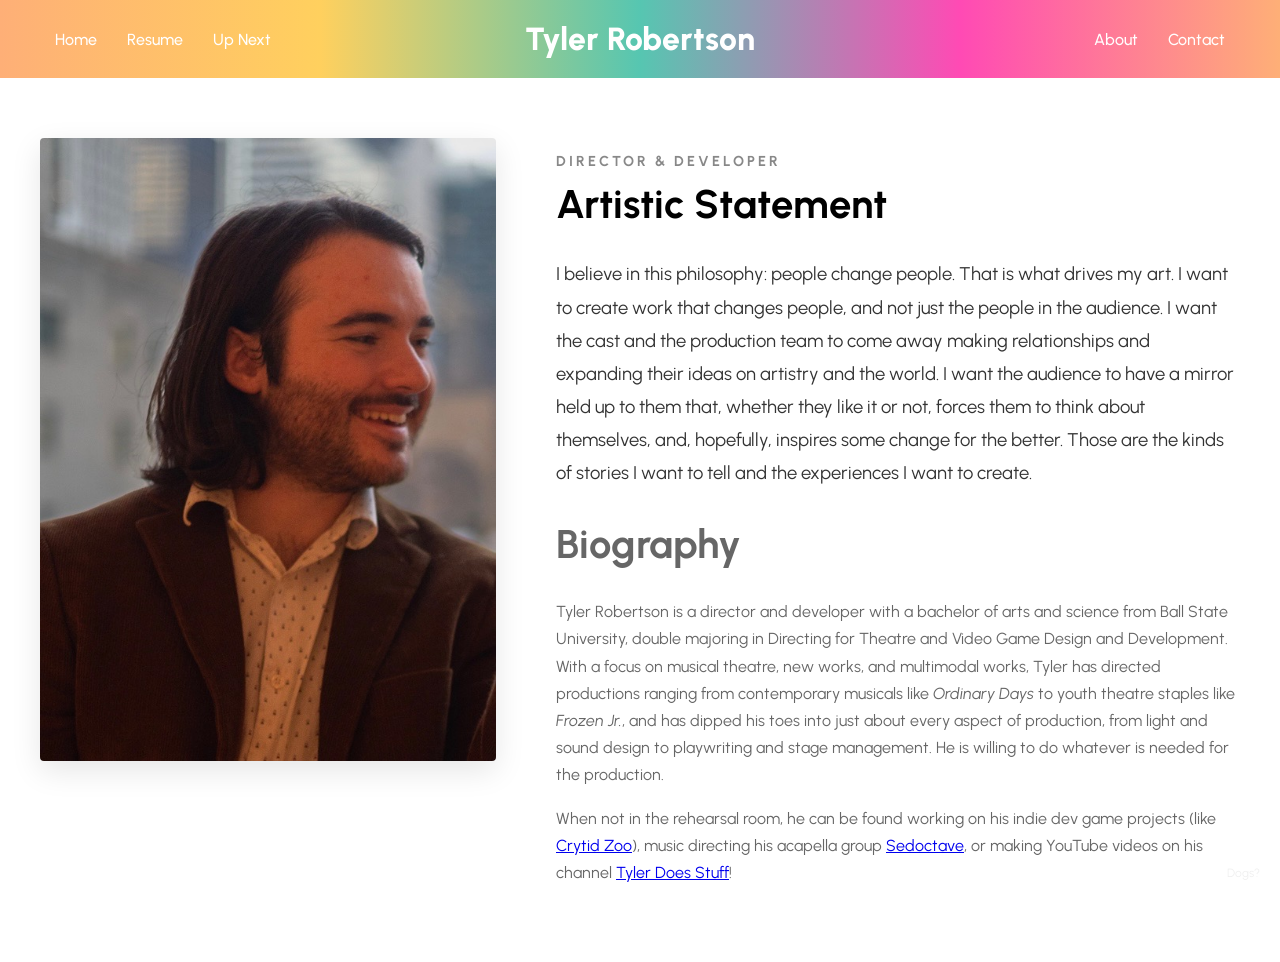
<file: about.html>
<!DOCTYPE html>
<html lang="en">
<head>
    <meta charset="UTF-8">
    <title>About | Tyler Robertson</title>
    <link rel="preconnect" href="https://fonts.googleapis.com">
    <link rel="preconnect" href="https://fonts.gstatic.com" crossorigin>
    <link href="https://fonts.googleapis.com/css2?family=Urbanist:ital,wght@0,100..900;1,100..900&display=swap" rel="stylesheet">
    <link rel="icon" href="images/websiteImages/PortfolioWebsiteIcon.png" type="image/png">
    <link rel="stylesheet" href="css/style.css">
    <style>
        .about-container {
            max-width: 1200px;
            margin: 0 auto;
            padding: 60px 20px;
            display: grid;
            grid-template-columns: 1fr 1.5fr; /* Headshot 40%, Text 60% */
            gap: 60px;
            align-items: start;
            font-family: 'Urbanist', sans-serif;
        }

        .headshot-column img {
            width: 100%;
            height: auto;
            border-radius: 4px;
            box-shadow: 0 10px 30px rgba(0,0,0,0.1);
        }

        .content-column h3 {
            font-size: 0.9rem;
            text-transform: uppercase;
            letter-spacing: 3px;
            color: #888;
            margin-bottom: 10px;
        }

        .content-column h2 {
            font-size: 2.5rem;
            margin-top: 0;
            margin-bottom: 30px;
            line-height: 1.2;
        }

        .artistic-statement {
            font-size: 1.15rem;
            line-height: 1.8;
            color: #333;
            margin-bottom: 30px;
        }

        .biography {
            font-size: 1rem;
            line-height: 1.7;
            color: #666;
        }

        /* The hidden dog link style */
        .dog-link-hidden {
            position: fixed;
            bottom: 20px;
            right: 20px;
            font-size: 0.75rem;
            color: #ccc;
            text-decoration: none;
            opacity: 0.3; /* Very subtle */
            transition: opacity 0.3s ease, color 0.3s ease;
            z-index: 1000;
        }

        .dog-link-hidden:hover {
            opacity: 1;
            color: #888;
        }

        @media (max-width: 900px) {
            .about-container {
                grid-template-columns: 1fr;
                text-align: center;
                padding-top: 20px;
            }
            .headshot-column {
                max-width: 400px;
                margin: 0 auto;
            }
        }
    </style>
</head>

<body>

<header>
    <nav class="left-header">
        <a href="index.html">Home</a>
        <a href="resume.html">Resume</a>
        <a href="upnext.html">Up Next</a>
    </nav>

    <h1 class="title">Tyler Robertson</h1>

    <nav class="right-header">
        <a href="about.html">About</a>
        <a href="contact.html">Contact</a>
    </nav>
</header>

<main class="about-container">
    
    <section class="headshot-column">
        <img src="images/AboutStuff/Headshot.jpeg" alt="Tyler Robertson Headshot">
    </section>

    <section class="content-column">
        <h3>Director & Developer</h3>
        <h2>Artistic Statement</h2>
        
        <div class="artistic-statement">
            <p>
                I believe in this philosophy: people change people.  That is what drives my art.
                I want to create work that changes people, and not just the people in the audience.
                I want the cast and the production team to come away making relationships and expanding
                their ideas on artistry and the world.  I want the audience to have a mirror held up to
                them that, whether they like it or not, forces them to think about themselves, and,
                hopefully, inspires some change for the better.  Those are the kinds of stories I want
                to tell and the experiences I want to create.
            </p>
        </div>

        <div class="biography">
            <h2>Biography</h2>
            <p>
                Tyler Robertson is a director and developer with a bachelor of arts and science from
                Ball State University, double majoring in Directing for Theatre and Video Game Design 
                and Development. With a focus on musical theatre, new works, and multimodal works, Tyler 
                has directed productions ranging from contemporary musicals like <em>Ordinary Days</em> 
                to youth theatre staples like <em>Frozen Jr.</em>, and has dipped his toes into
                just about every aspect of production, from light and sound design to playwriting
                and stage management.  He is willing to do whatever is needed for the production.
            </p>
            <p>
                When not in the rehearsal room, he can be found working on his indie dev game
                projects (like <a href="https://refractive-studio.itch.io/cryptid-zoo">Crytid Zoo</a>), music directing his acapella group
                <a href="https://www.instagram.com/sedoctavebsu/">Sedoctave</a>, or making YouTube videos on his channel <a href="https://www.youtube.com/@Eyeo7809">Tyler Does Stuff</a>!
            </p>
        </div>
    </section>
</main>

<!-- Hidden Dog Link -->
<a href="dogs.html" class="dog-link-hidden">Dogs?</a>

</body>
</html>
</file>
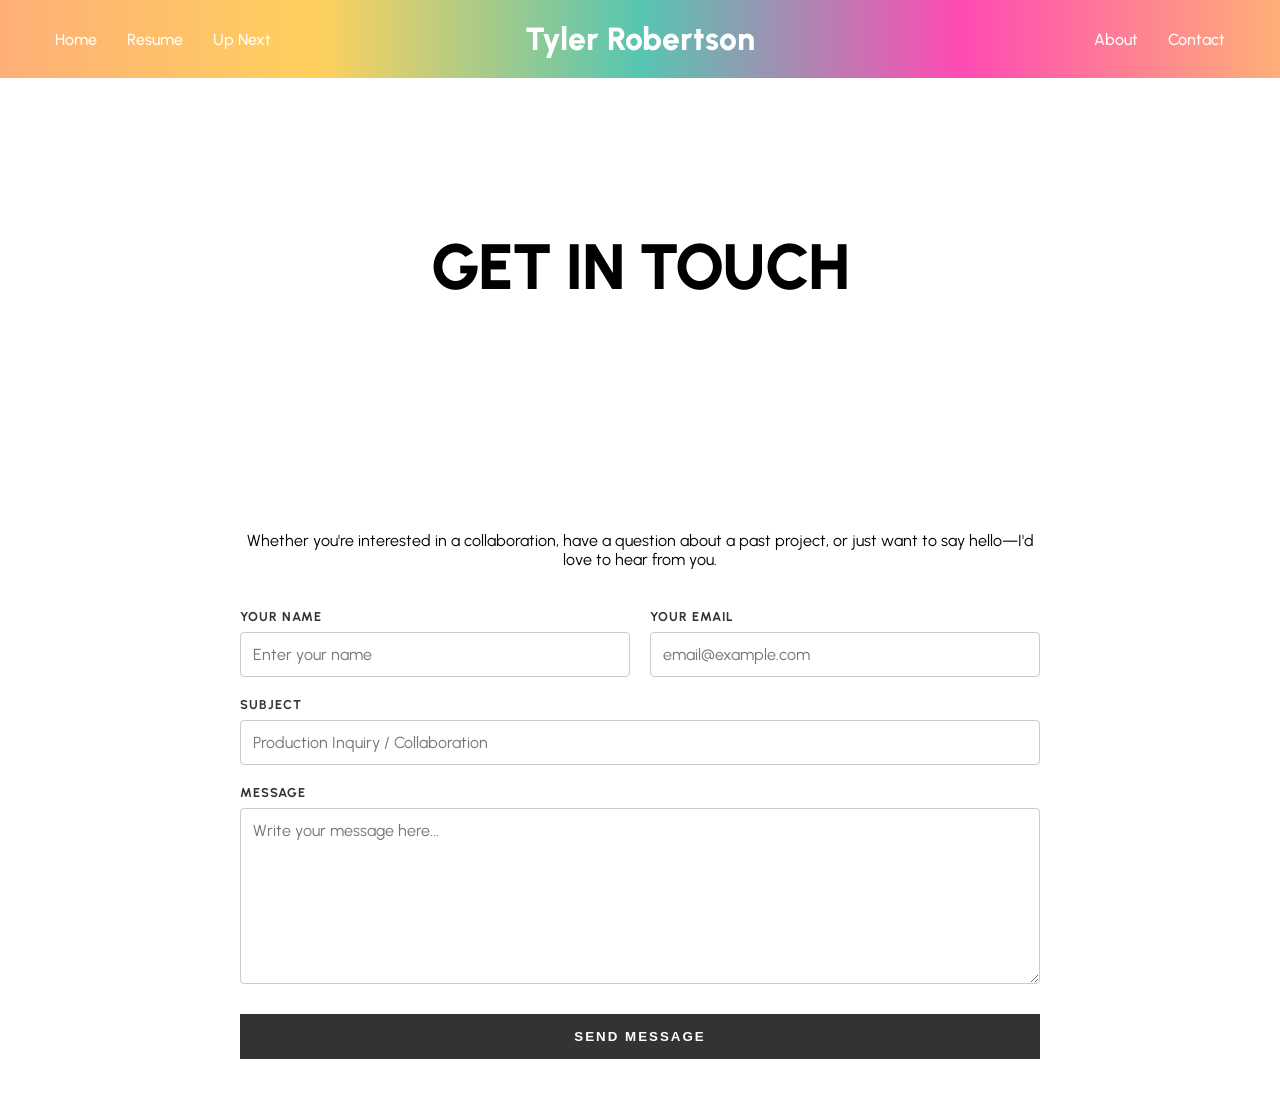
<file: contact.html>
<!DOCTYPE html>
<html lang="en">
<head>
    <meta charset="UTF-8">
    <title>Contact | Tyler Robertson</title>
    <link rel="preconnect" href="https://fonts.googleapis.com">
    <link rel="preconnect" href="https://fonts.gstatic.com" crossorigin>
    <link href="https://fonts.googleapis.com/css2?family=Urbanist:ital,wght@0,100..900;1,100..900&display=swap" rel="stylesheet">
    <link rel="icon" href="images/websiteImages/PortfolioWebsiteIcon.png" type="image/png">
    <link rel="stylesheet" href="css/style.css">
    <style>
        .contact-container {
            max-width: 800px;
            margin: 0 auto;
            padding: 60px 20px;
            font-family: 'Urbanist', sans-serif;
        }

        .contact-intro {
            text-align: center;
            margin-bottom: 40px;
        }

        .contact-form {
            display: grid;
            grid-template-columns: 1fr 1fr;
            gap: 20px;
            background: #fff;
        }

        .form-group {
            display: flex;
            flex-direction: column;
        }

        .form-group.full-width {
            grid-column: span 2;
        }

        label {
            font-weight: 700;
            text-transform: uppercase;
            font-size: 0.8rem;
            letter-spacing: 1px;
            margin-bottom: 8px;
            color: #333;
        }

        input, textarea {
            padding: 12px;
            border: 1px solid #ccc;
            border-radius: 4px;
            font-family: 'Urbanist', sans-serif;
            font-size: 1rem;
            transition: border-color 0.3s ease;
        }

        input:focus, textarea:focus {
            outline: none;
            border-color: #333;
        }

        textarea {
            resize: vertical;
            min-height: 150px;
        }

        .submit-button {
            grid-column: span 2;
            padding: 15px;
            background-color: #333;
            color: #fff;
            border: none;
            text-transform: uppercase;
            font-weight: 700;
            letter-spacing: 2px;
            cursor: pointer;
            transition: background 0.3s ease;
            margin-top: 10px;
        }

        .submit-button:hover {
            background-color: #555;
        }

        @media (max-width: 600px) {
            .contact-form {
                grid-template-columns: 1fr;
            }
            .form-group.full-width {
                grid-column: span 1;
            }
            .submit-button {
                grid-column: span 1;
            }
        }
    </style>
</head>

<body>

<header>
    <nav class="left-header">
        <a href="index.html">Home</a>
        <a href="resume.html">Resume</a>
        <a href="upnext.html">Up Next</a>
    </nav>

    <h1 class="title">Tyler Robertson</h1>

    <nav class="right-header">
        <a href="about.html">About</a>
        <a href="contact.html">Contact</a>
    </nav>
</header>

<section class="heading">
    <h2>Get In Touch</h2>
</section>

<main class="contact-container">
    <div class="contact-intro">
        <p>Whether you're interested in a collaboration, have a question about a past project, or just want to say hello—I'd love to hear from you.</p>
    </div>

    <form action="https://formspree.io/f/meeplnjp" method="POST" class="contact-form">
        
        <div class="form-group">
            <label for="name">Your Name</label>
            <input type="text" name="name" id="name" placeholder="Enter your name" required>
        </div>

        <div class="form-group">
            <label for="email">Your Email</label>
            <input type="email" name="_replyto" id="email" placeholder="email@example.com" required>
        </div>

        <div class="form-group full-width">
            <label for="subject">Subject</label>
            <input type="text" name="subject" id="subject" placeholder="Production Inquiry / Collaboration">
        </div>

        <div class="form-group full-width">
            <label for="message">Message</label>
            <textarea name="message" id="message" placeholder="Write your message here..." required></textarea>
        </div>

        <input type="text" name="_gotcha" style="display:none">

        <button type="submit" class="submit-button">Send Message</button>
    </form>
</main>

</body>
</html>
</file>
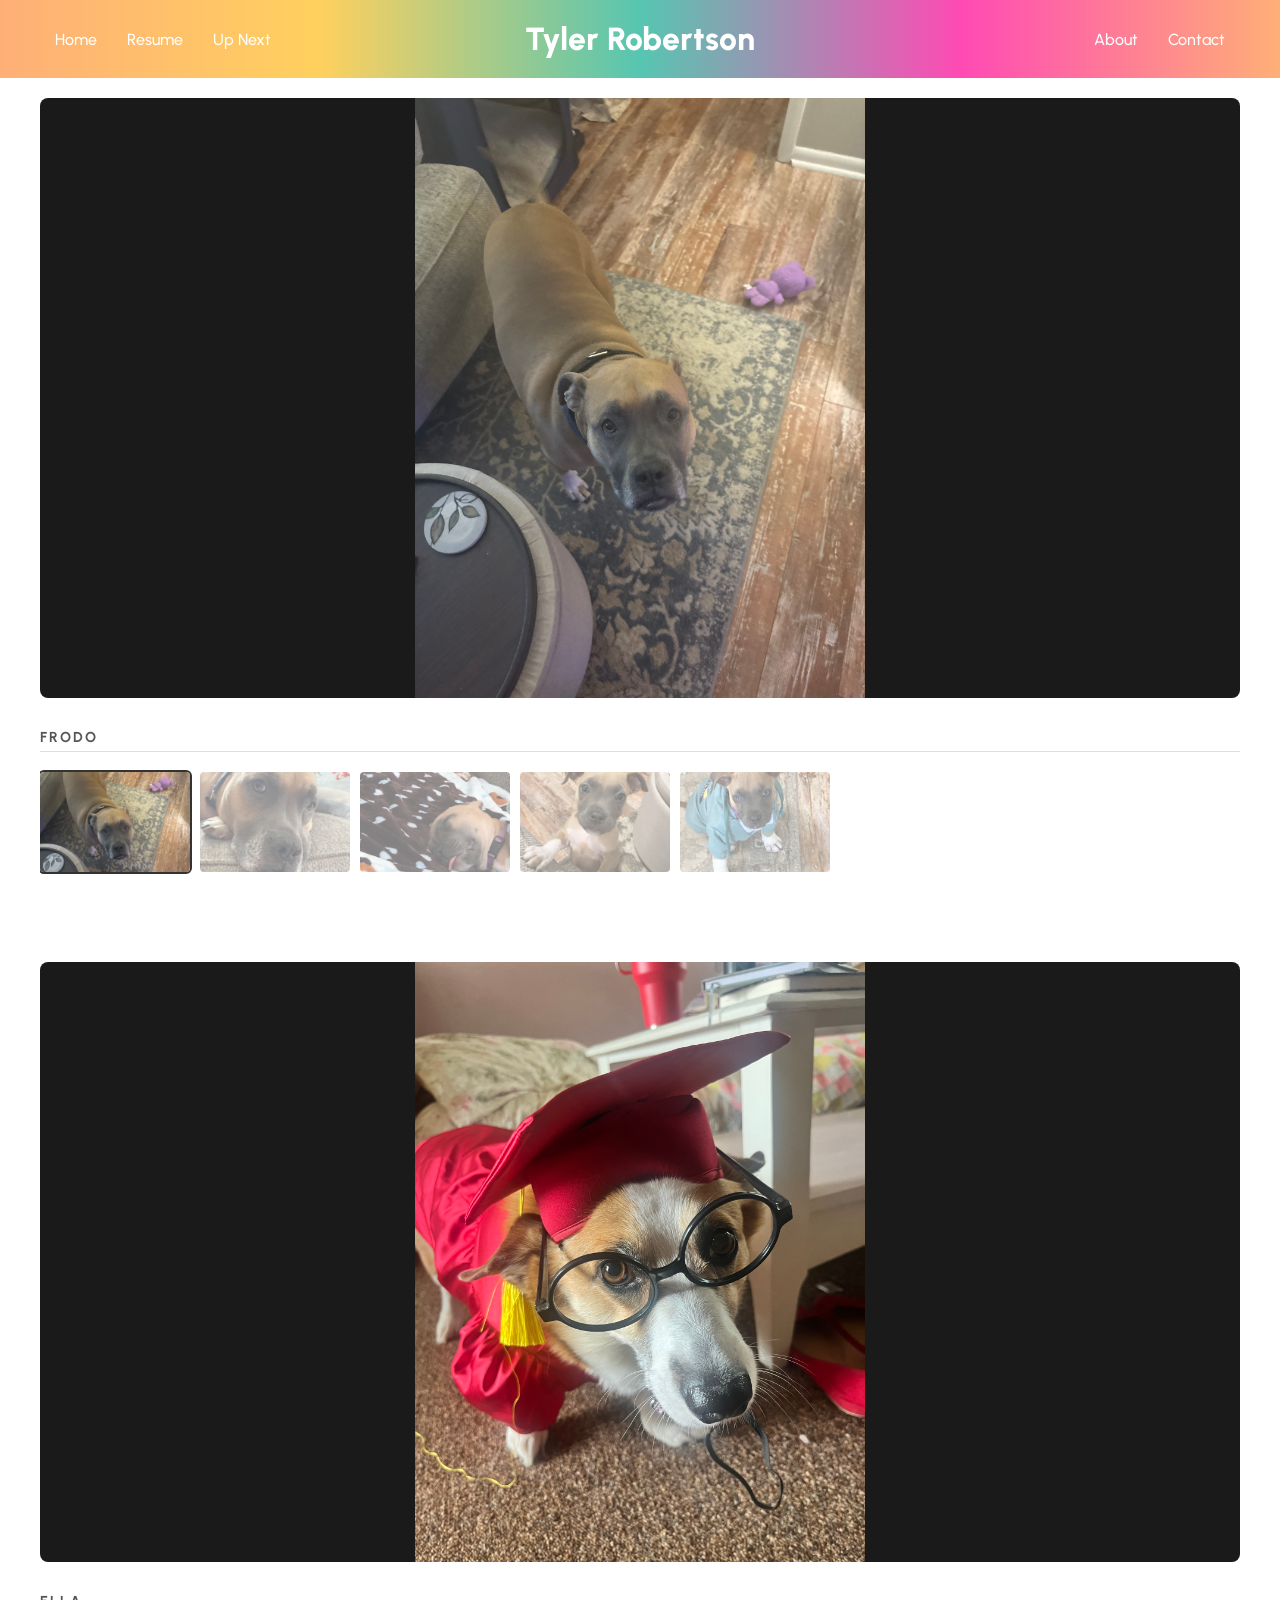
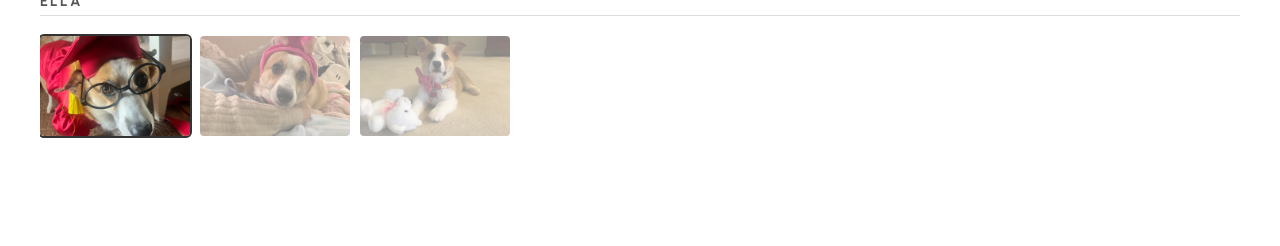
<file: dogs.html>
<!DOCTYPE html>
<html lang="en">
<head>
    <meta charset="UTF-8">
    <title>Dogos</title>
    <link rel="preconnect" href="https://fonts.googleapis.com">
    <link rel="preconnect" href="https://fonts.gstatic.com" crossorigin>
    <link href="https://fonts.googleapis.com/css2?family=Urbanist:ital,wght@0,100..900;1,100..900&display=swap" rel="stylesheet">
    <link rel="icon" href="images/websiteImages/PortfolioWebsiteIcon.png" type="image/png">
    <link rel="stylesheet" href="css/style.css">
    <style>
        .production-container {
            max-width: 1200px;
            margin: 0 auto;
            padding: 20px;
            font-family: 'Urbanist', sans-serif;
        }

        .gallery-wrapper {
            margin-bottom: 80px;
        }

        .main-stage {
            width: 100%;
            height: 600px;
            background: #1a1a1a;
            display: flex;
            justify-content: center;
            align-items: center;
            border-radius: 8px;
            overflow: hidden;
            margin-bottom: 30px;
        }

        .main-stage img {
            max-width: 100%;
            max-height: 100%;
            object-fit: contain;
            transition: opacity 0.3s ease;
        }

        /* The New Label Style */
        .filmstrip-label {
            font-size: 0.9rem;
            font-weight: 700;
            text-transform: uppercase;
            letter-spacing: 2px;
            color: #555;
            margin-bottom: 10px;
            border-bottom: 1px solid #ddd;
            padding-bottom: 5px;
        }

        .filmstrip {
            display: flex;
            gap: 10px;
            overflow-x: auto;
            padding: 10px 0;
            scrollbar-width: thin;
        }

        .filmstrip img {
            width: 150px;
            height: 100px;
            object-fit: cover;
            cursor: pointer;
            border-radius: 4px;
            opacity: 0.5;
            transition: 0.3s;
        }

        .filmstrip img:hover, .filmstrip img.active {
            opacity: 1;
            box-shadow: 0 0 0 2px #333;
        }

        @media (max-width: 768px) {
            .main-stage { height: 350px; }
        }
    </style>
</head>

<body>

<header>
    <nav class="left-header">
        <a href="index.html">Home</a>
        <a href="resume.html">Resume</a>
        <a href="upnext.html">Up Next</a>
    </nav>
    <h1 class="title">Tyler Robertson</h1>
    <nav class="right-header">
        <a href="about.html">About</a>
        <a href="contact.html">Contact</a>
    </nav>
</header>

<main class="production-container">
    
    <!-- GALLERY ONE -->
    <section class="gallery-wrapper">
        <div class="main-stage">
            <img id="stage-1" src="images/AboutStuff/dogs/bigFrodo1.jpeg" alt="Featured Photo">
        </div>

        <div class="filmstrip-label">Frodo</div>
        
        <div class="filmstrip">
            <img src="images/AboutStuff/dogs/bigFrodo1.jpeg" class="active" onclick="switchPhoto('stage-1', this)">
            <img src="images/AboutStuff/dogs/bigFrodo2.jpeg" onclick="switchPhoto('stage-1', this)">
            <img src="images/AboutStuff/dogs/bbFrodo1.jpeg" onclick="switchPhoto('stage-1', this)">
            <img src="images/AboutStuff/dogs/bbFrodo2.jpeg" onclick="switchPhoto('stage-1', this)">
            <img src="images/AboutStuff/dogs/bbFrodo3.jpeg" onclick="switchPhoto('stage-1', this)">
            <!-- Add more photos as needed -->
        </div>
    </section>

    <!-- GALLERY TWO -->
    <section class="gallery-wrapper">
        <div class="main-stage">
            <img id="stage-2" src="images/AboutStuff/dogs/bigElla1.jpeg" alt="Featured Photo">
        </div>

        <div class="filmstrip-label">Ella</div>

        <div class="filmstrip">
            <img src="images/AboutStuff/dogs/bigElla1.jpeg" class="active" onclick="switchPhoto('stage-2', this)">
            <img src="images/AboutStuff/dogs/bigElla2.jpeg" onclick="switchPhoto('stage-2', this)">
            <img src="images/AboutStuff/dogs/bbElla1.JPG" onclick="switchPhoto('stage-2', this)">
            <!-- Add more photos as needed -->
        </div>
    </section>

</main>

<script>
    function switchPhoto(stageId, element) {
        const stage = document.getElementById(stageId);
        
        // Fade out transition
        stage.style.opacity = 0;
        
        setTimeout(() => {
            stage.src = element.src;
            stage.style.opacity = 1;
        }, 250);

        // Update active thumbnail state only within this specific filmstrip
        const parentFilmstrip = element.parentElement;
        const thumbs = parentFilmstrip.querySelectorAll('img');
        thumbs.forEach(t => t.classList.remove('active'));
        element.classList.add('active');
    }
</script>

</body>
</html>
</file>
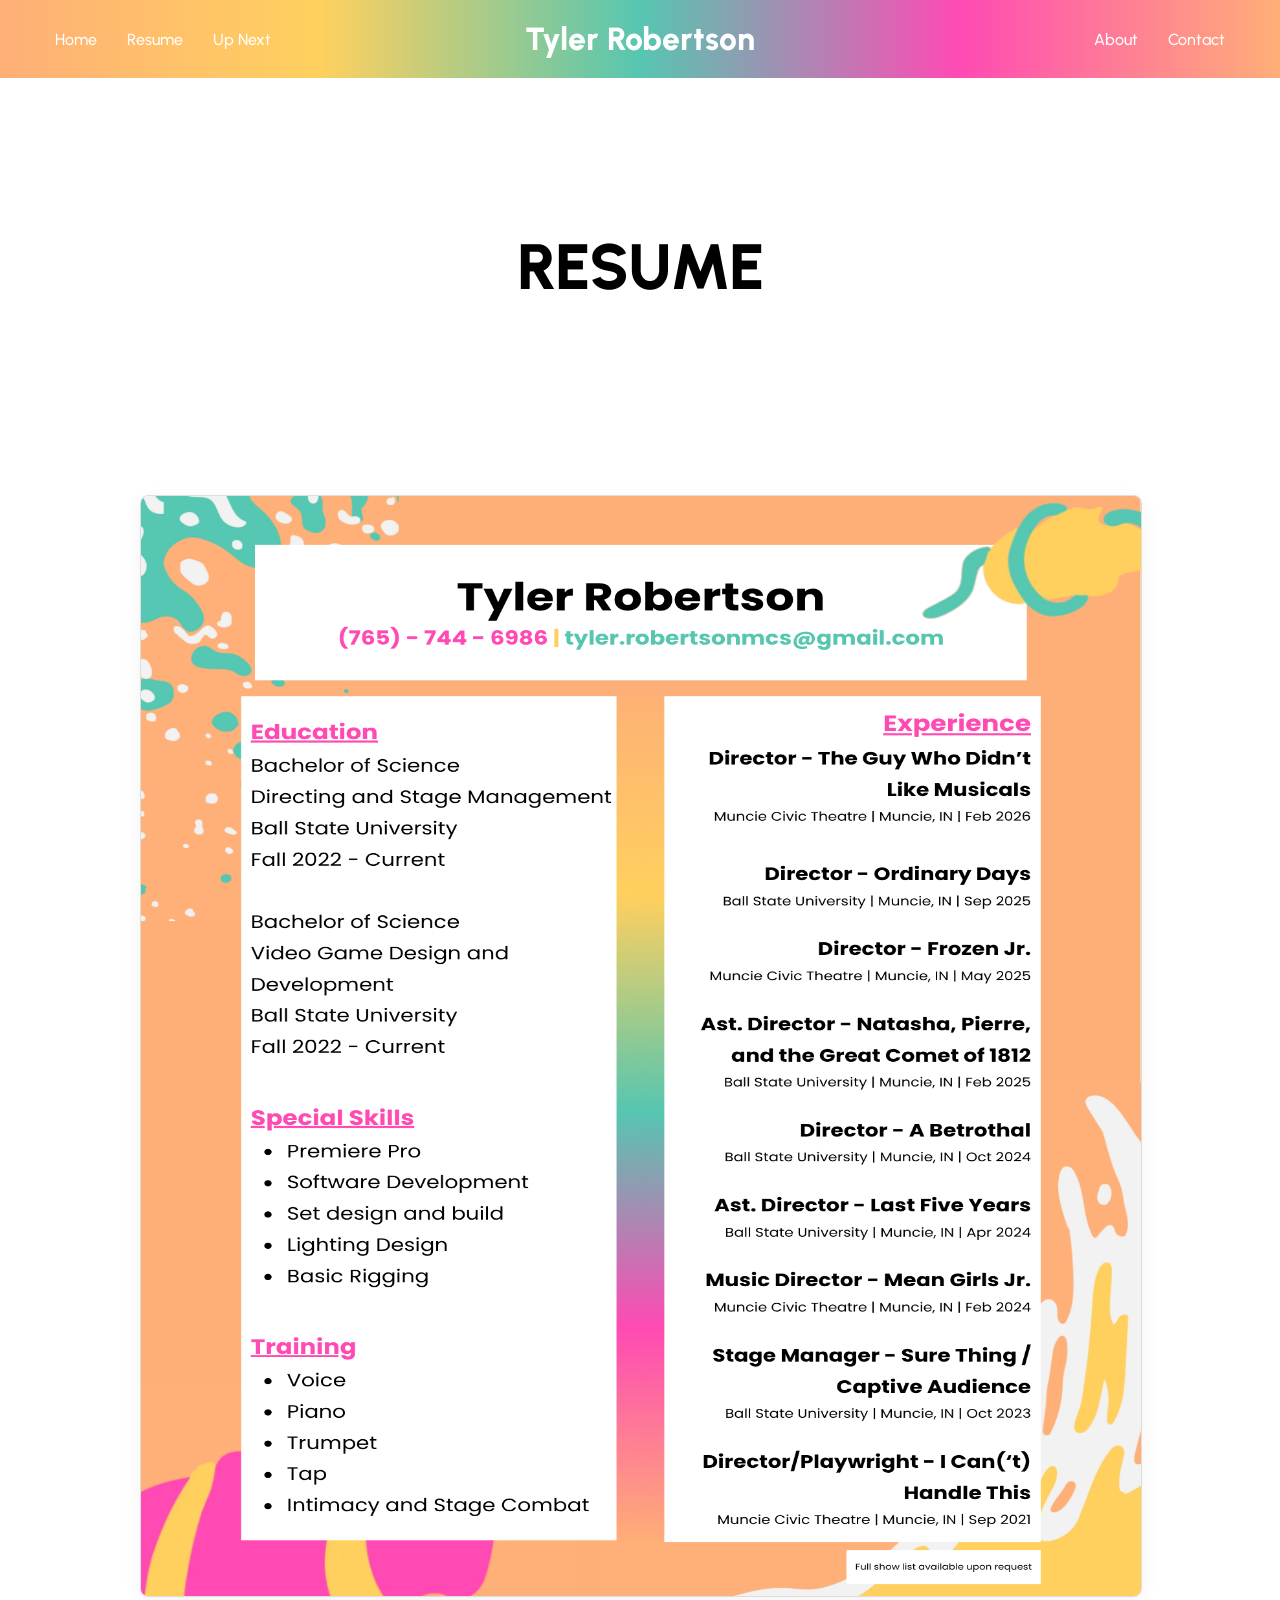
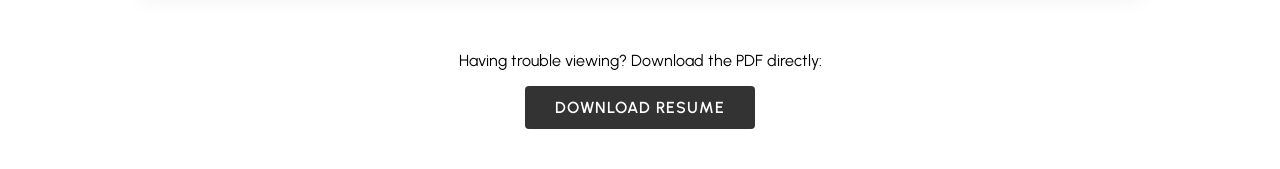
<file: resume.html>
<!DOCTYPE html>
<html lang="en">
<head>
    <meta charset="UTF-8">
    <title>Resume | Tyler Robertson</title>
    <link rel="preconnect" href="https://fonts.googleapis.com">
    <link rel="preconnect" href="https://fonts.gstatic.com" crossorigin>
    <link href="https://fonts.googleapis.com/css2?family=Urbanist:ital,wght@0,100..900;1,100..900&display=swap" rel="stylesheet">
    <link rel="icon" href="images/websiteImages/PortfolioWebsiteIcon.png" type="image/png">
    <link rel="stylesheet" href="css/style.css">
    <style>
        .resume-container {
            max-width: 1000px;
            margin: 0 auto;
            padding: 40px 20px;
            text-align: center;
            font-family: 'Urbanist', sans-serif;
        }

        .resume-viewer {
            width: 100%;
            height: 1100px; /* Standard height for an 8.5x11 sheet */
            border: 1px solid #ddd;
            border-radius: 8px;
            box-shadow: 0 4px 20px rgba(0,0,0,0.05);
            margin-bottom: 30px;
        }

        .download-button {
            display: inline-block;
            padding: 12px 30px;
            background-color: #333;
            color: #fff;
            text-decoration: none;
            text-transform: uppercase;
            letter-spacing: 1px;
            font-weight: 600;
            border-radius: 4px;
            transition: background 0.3s ease;
        }

        .download-button:hover {
            background-color: #555;
        }

        @media (max-width: 768px) {
            .resume-viewer {
                height: 600px; /* Shorter for mobile devices */
            }
        }
    </style>
</head>

<body>

<header>
    <nav class="left-header">
        <a href="index.html">Home</a>
        <a href="resume.html">Resume</a>
        <a href="upnext.html">Up Next</a>
    </nav>

    <h1 class="title">Tyler Robertson</h1>

    <nav class="right-header">
        <a href="about.html">About</a>
        <a href="contact.html">Contact</a>
    </nav>
</header>

<section class="heading">
    <h2>Resume</h2>
</section>

<main class="resume-container">

    <img class="resume-viewer" src="images/ResumeThings/Theatrical Resume Mar 2026.png" alt="Tyler Robertson's Theatrical Resume">

    <div style="margin-top: 20px;">
        <p>Having trouble viewing? Download the PDF directly:</p>
        <a href="images/ResumeThings/Theatrical Resume Mar 2026.pdf" class="download-button" download>
            Download Resume
        </a>
    </div>

</main>

</body>
</html>
</file>
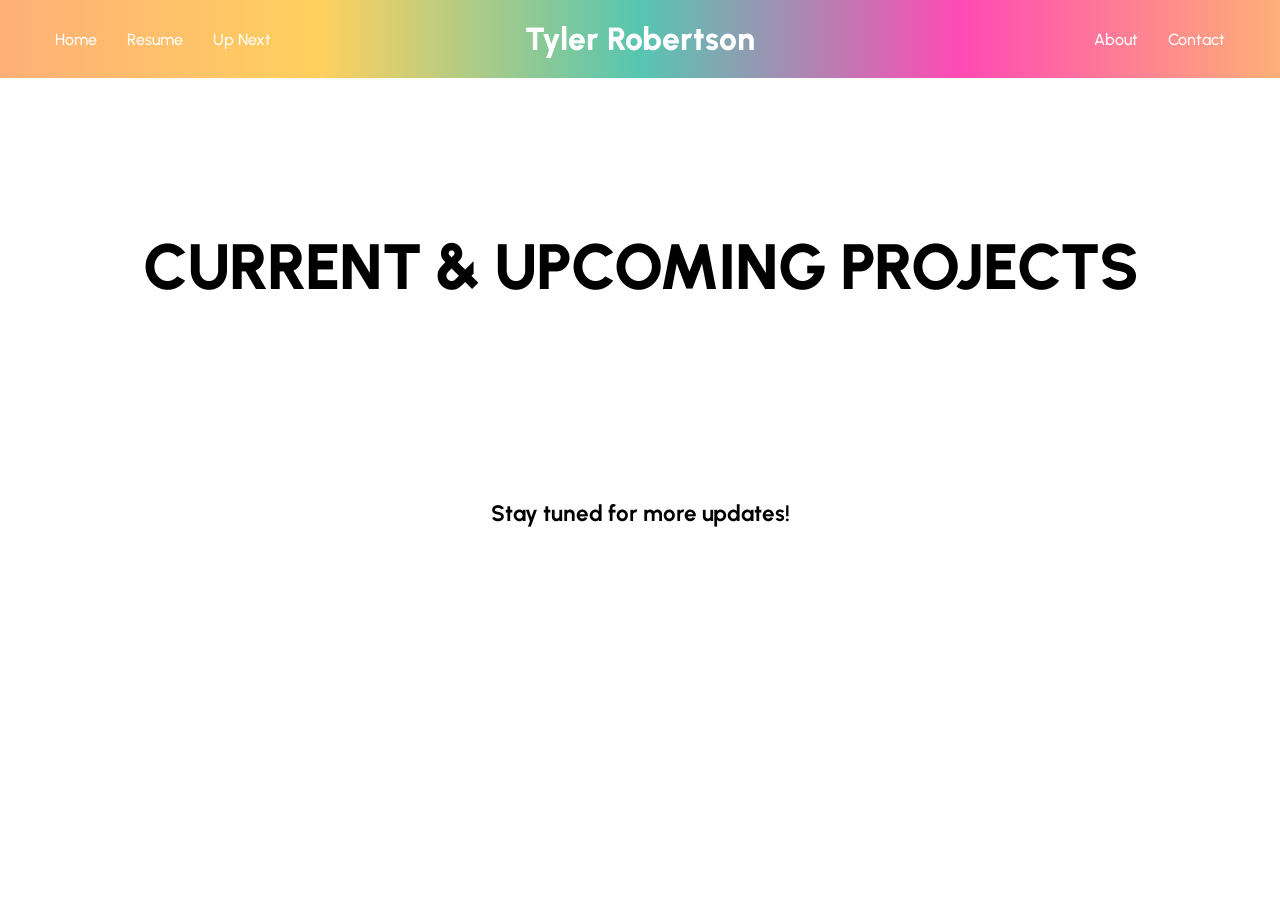
<file: upnext.html>
<!DOCTYPE html>
<html lang="en">
<head>
    <meta charset="UTF-8">
    <title>Up Next | Tyler Robertson</title>
    <link rel="preconnect" href="https://fonts.googleapis.com">
    <link rel="preconnect" href="https://fonts.gstatic.com" crossorigin>
    <link href="https://fonts.googleapis.com/css2?family=Urbanist:ital,wght@0,100..900;1,100..900&display=swap" rel="stylesheet">
    <link rel="icon" href="images/websiteImages/PortfolioWebsiteIcon.png" type="image/png">
    <link rel="stylesheet" href="css/style.css">
    <style>
        .up-next-container {
            max-width: 1100px;
            margin: 0 auto;
            padding: 40px 20px;
            font-family: 'Urbanist', sans-serif;
        }

        /* Featured Show Styling */
        .featured-next {
            display: grid;
            grid-template-columns: 1fr 1fr;
            gap: 40px;
            background: #f4f4f4;
            padding: 40px;
            border-radius: 12px;
            margin-bottom: 60px;
            align-items: center;
        }

        .featured-poster img {
            width: 100%;
            height: auto;
            border-radius: 4px;
            box-shadow: 0 10px 30px rgba(0,0,0,0.1);
        }

        .featured-info h3 {
            font-size: 2.5rem;
            margin-bottom: 10px;
            text-transform: uppercase;
            letter-spacing: 2px;
        }

        .featured-info .date-location {
            font-size: 1.2rem;
            color: #666;
            margin-bottom: 20px;
            font-weight: 500;
        }

        /* Upcoming Grid */
        .upcoming-grid {
            display: grid;
            grid-template-columns: repeat(auto-fit, minmax(280px, 1fr));
            gap: 30px;
        }

        .upcoming-card {
            text-align: center;
            transition: 0.3s ease;
        }

        .upcoming-card img {
            width: 100%;
            height: 400px;
            object-fit: cover;
            border-radius: 8px;
            margin-bottom: 15px;
        }

        .upcoming-card h4 {
            font-size: 1.4rem;
            margin: 5px 0;
        }

        .upcoming-card p {
            color: #777;
            font-size: 1rem;
        }

        @media (max-width: 768px) {
            .featured-next {
                grid-template-columns: 1fr;
                padding: 20px;
            }
        }
    </style>
</head>

<body>

<header>
    <nav class="left-header">
        <a href="index.html">Home</a>
        <a href="resume.html">Resume</a>
        <a href="upnext.html">Up Next</a>
    </nav>

    <h1 class="title">Tyler Robertson</h1>

    <nav class="right-header">
        <a href="about.html">About</a>
        <a href="contact.html">Contact</a>
    </nav>
</header>

<section class="heading">
    <h2>Current & Upcoming Projects</h2>
</section>

<main class="up-next-container">

    <section class="upcoming-grid">
        
        <div class="upcoming-card">
            <h4>Stay tuned for more updates!</h4>
        </div>

    </section>

</main>

</body>
</html>
</file>
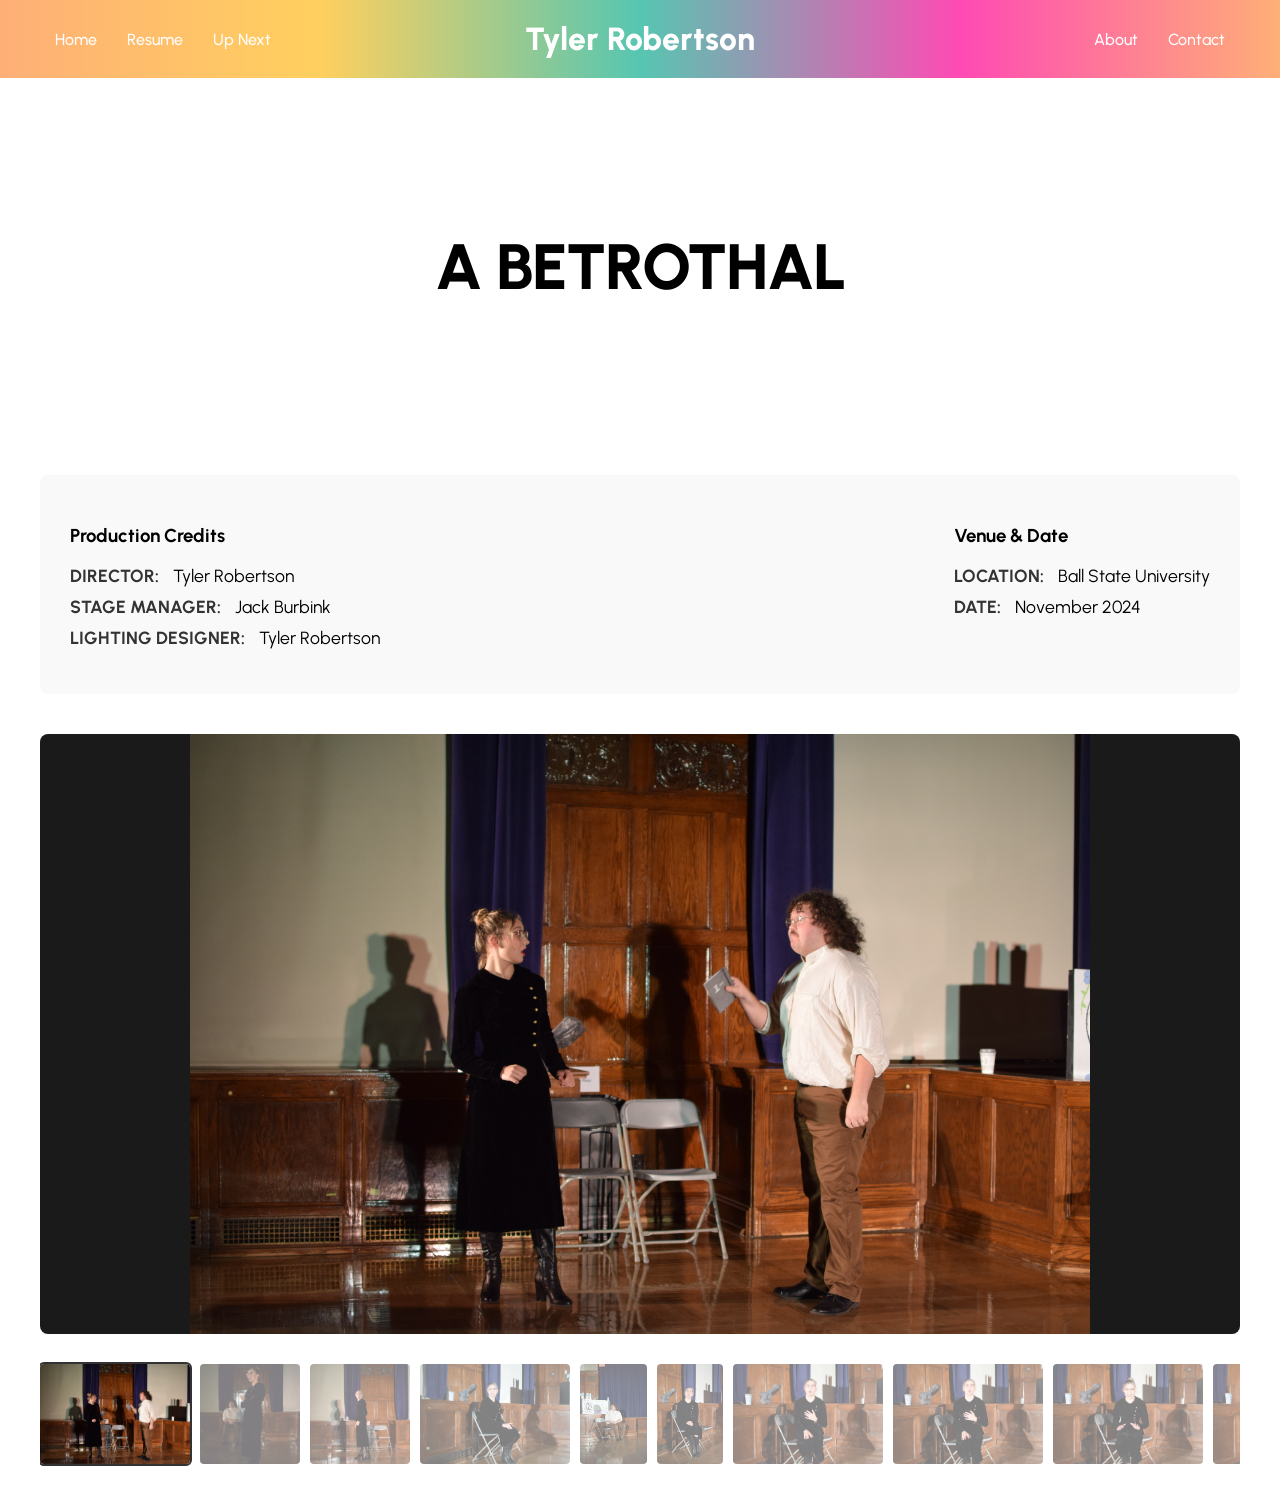
<file: productions/betrothal.html>
<!DOCTYPE html>
<html lang="en">
<head>
    <meta charset="UTF-8">
    <title>A Betrothal</title>
    <link rel="preconnect" href="https://fonts.googleapis.com">
    <link rel="preconnect" href="https://fonts.gstatic.com" crossorigin>
    <link href="https://fonts.googleapis.com/css2?family=Urbanist:ital,wght@0,100..900;1,100..900&display=swap" rel="stylesheet">
    <link rel="icon" href="../images/websiteImages/PortfolioWebsiteIcon.png" type="image/png">
    <link rel="stylesheet" href="../css/style.css">
    <style>
        .production-container {
            max-width: 1200px;
            margin: 0 auto;
            padding: 20px;
            font-family: 'Urbanist', sans-serif;
        }

        /* Credits Styling */
        .credits-section {
            display: flex;
            justify-content: space-between;
            background: #f9f9f9;
            padding: 30px;
            border-radius: 8px;
            margin-bottom: 40px;
        }

        .credits-list {
            list-style: none;
            padding: 0;
        }

        .credits-list li {
            margin-bottom: 10px;
            font-size: 1.1rem;
        }

        .credits-list strong {
            font-weight: 700;
            text-transform: uppercase;
            color: #333;
            margin-right: 10px;
        }

        /* NEW Gallery Styles */
        .main-stage {
            width: 100%;
            height: 600px;
            background: #1a1a1a;
            display: flex;
            justify-content: center;
            align-items: center;
            border-radius: 8px;
            overflow: hidden;
            margin-bottom: 20px;
        }

        #current-photo {
            max-width: 100%;
            max-height: 100%;
            object-fit: contain;
            transition: opacity 0.3s ease;
        }

        .filmstrip {
            display: flex;
            gap: 10px;
            overflow-x: auto;
            padding: 10px 0;
            scrollbar-width: thin;
        }

        .filmstrip img {
            width: 150px;
            height: 100px;
            object-fit: cover;
            cursor: pointer;
            border-radius: 4px;
            opacity: 0.5;
            transition: 0.3s;
        }

        .filmstrip img:hover, .filmstrip img.active {
            opacity: 1;
            box-shadow: 0 0 0 2px #333;
        }

        @media (max-width: 768px) {
            .credits-section { flex-direction: column; }
            .main-stage { height: 350px; }
        }
    </style>
</head>

<body>

<header>
    <nav class="left-header">
        <a href="../index.html">Home</a>
        <a href="../resume.html">Resume</a>
        <a href="../upnext.html">Up Next</a>
    </nav>
    <h1 class="title">Tyler Robertson</h1>
    <nav class="right-header">
        <a href="../about.html">About</a>
        <a href="../contact.html">Contact</a>
    </nav>
</header>

<section class="heading">
    <h2>A Betrothal</h2>
</section>

<main class="production-container">
    
    <section class="credits-section">
        <div>
            <h3>Production Credits</h3>
            <ul class="credits-list">
                <li><strong>Director:</strong> Tyler Robertson</li>
                <li><strong>Stage Manager:</strong> Jack Burbink</li>
                <li><strong>Lighting Designer:</strong> Tyler Robertson</li>
            </ul>
        </div>
        <div>
            <h3>Venue & Date</h3>
            <ul class="credits-list">
                <li><strong>Location:</strong> Ball State University</li>
                <li><strong>Date:</strong> November 2024</li>
            </ul>
        </div>
    </section>

    <section class="gallery-wrapper">
        <div class="main-stage">
            <img id="current-photo" src="../images/Portfolio Stuff/A Betrothal/betrothalTitlePic.JPG" alt="Featured Photo">
        </div>

        <div class="filmstrip">
            <img src="../images/Portfolio Stuff/A Betrothal/betrothalTitlePic.JPG" class="active" onclick="switchPhoto(this)">
            <img src="../images/Portfolio Stuff/A Betrothal/betrothal1.jpg" onclick="switchPhoto(this)">
            <img src="../images/Portfolio Stuff/A Betrothal/betrothal2.jpg" onclick="switchPhoto(this)">
            <img src="../images/Portfolio Stuff/A Betrothal/betrothal3.JPG" onclick="switchPhoto(this)">
            <img src="../images/Portfolio Stuff/A Betrothal/betrothal4.JPG" onclick="switchPhoto(this)">
            <img src="../images/Portfolio Stuff/A Betrothal/betrothal5.JPG" onclick="switchPhoto(this)">
            <img src="../images/Portfolio Stuff/A Betrothal/betrothal6.JPG" onclick="switchPhoto(this)">
            <img src="../images/Portfolio Stuff/A Betrothal/betrothal7.JPG" onclick="switchPhoto(this)">
            <img src="../images/Portfolio Stuff/A Betrothal/betrothal8.JPG" onclick="switchPhoto(this)">
            <img src="../images/Portfolio Stuff/A Betrothal/betrothal9.JPG" onclick="switchPhoto(this)">
            <img src="../images/Portfolio Stuff/A Betrothal/betrothal10.JPG" onclick="switchPhoto(this)">
            <img src="../images/Portfolio Stuff/A Betrothal/betrothal11.JPG" onclick="switchPhoto(this)">
            <img src="../images/Portfolio Stuff/A Betrothal/betrothal12.JPG" onclick="switchPhoto(this)">
            <img src="../images/Portfolio Stuff/A Betrothal/betrothal13.JPG" onclick="switchPhoto(this)">
            <img src="../images/Portfolio Stuff/A Betrothal/betrothal14.JPG" onclick="switchPhoto(this)">
            <img src="../images/Portfolio Stuff/A Betrothal/betrothal15.JPG" onclick="switchPhoto(this)">
            <img src="../images/Portfolio Stuff/A Betrothal/betrothal16.JPG" onclick="switchPhoto(this)">
            <img src="../images/Portfolio Stuff/A Betrothal/betrothal17.JPG" onclick="switchPhoto(this)">
            <img src="../images/Portfolio Stuff/A Betrothal/betrothal18.JPG" onclick="switchPhoto(this)">
        </div>
    </section>

</main>

<script>
    function switchPhoto(element) {
        const stage = document.getElementById('current-photo');
        
        // Fade out
        stage.style.opacity = 0;
        
        setTimeout(() => {
            stage.src = element.src;
            // Fade back in
            stage.style.opacity = 1;
        }, 250);

        // Update active thumbnail
        const thumbs = document.querySelectorAll('.filmstrip img');
        thumbs.forEach(t => t.classList.remove('active'));
        element.classList.add('active');
    }
</script>

</body>
</html>
</file>
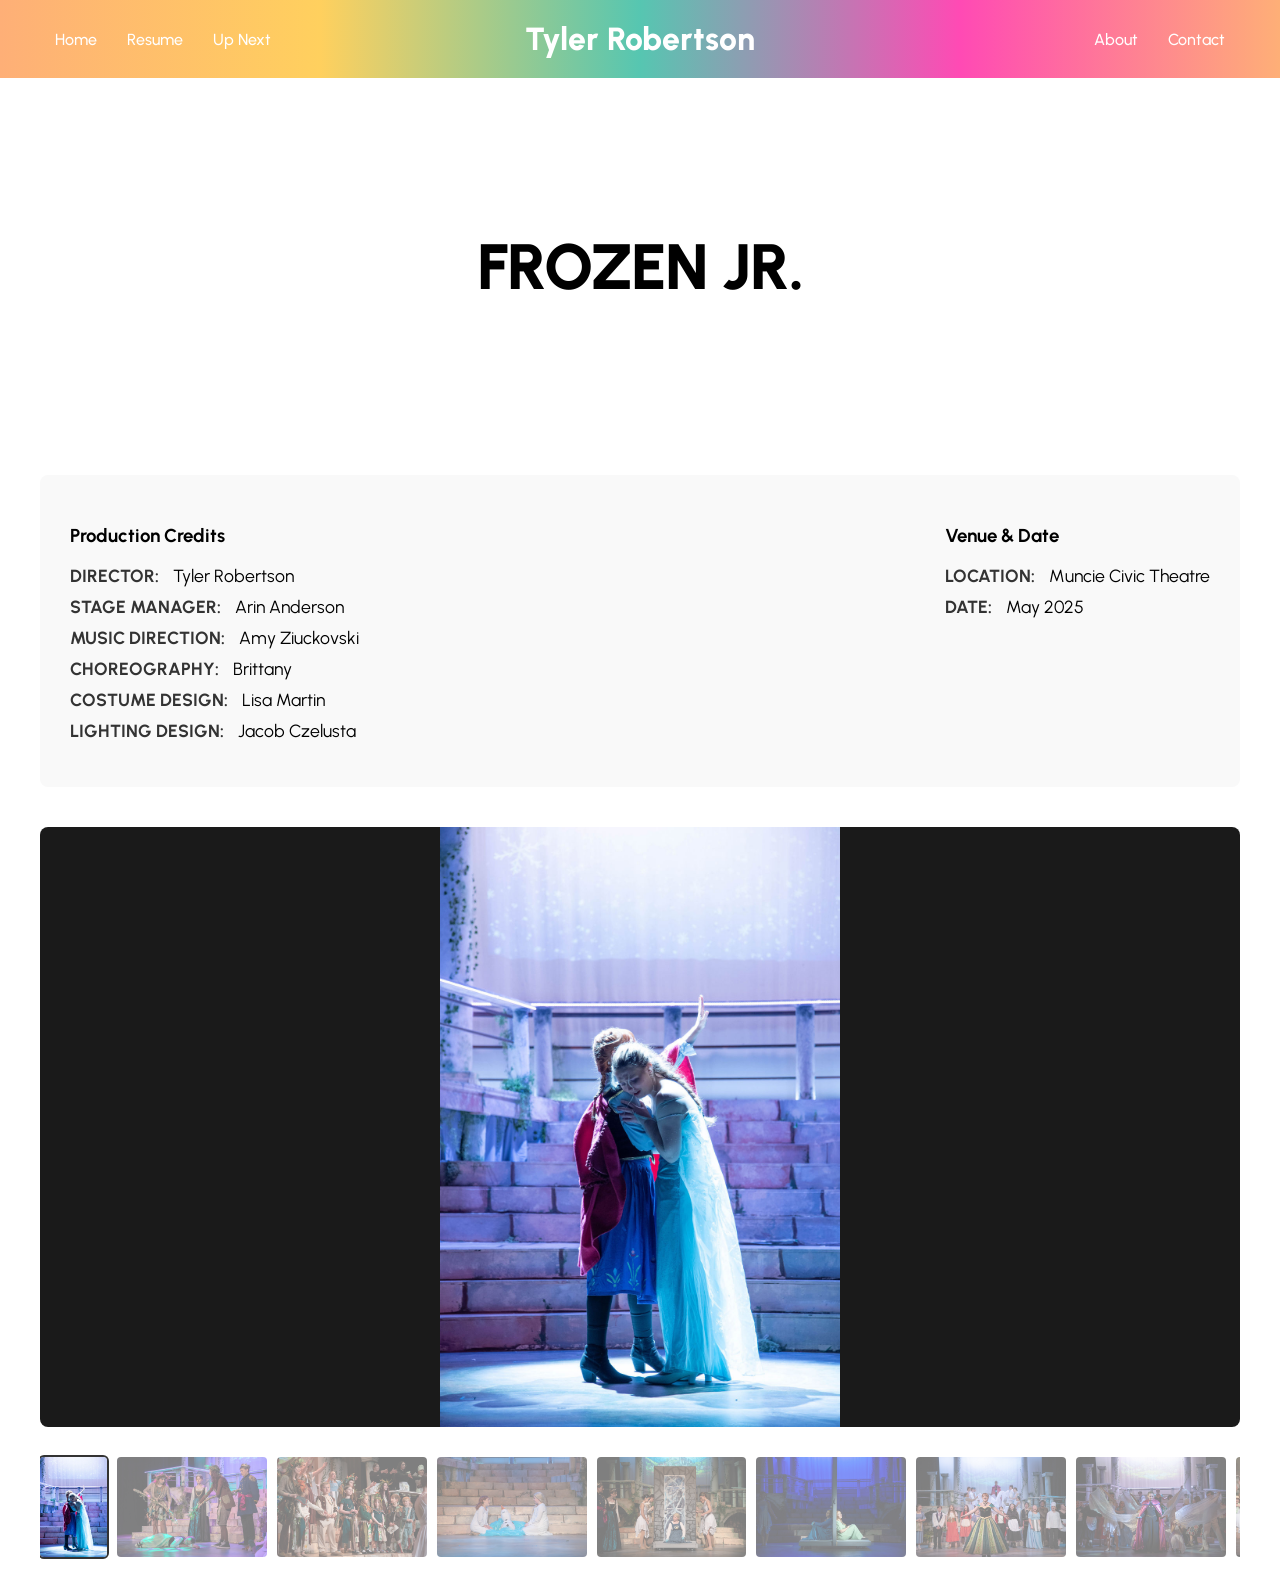
<file: productions/frozenjr.html>
<!DOCTYPE html>
<html lang="en">
<head>
    <meta charset="UTF-8">
    <title>Frozen Jr. | Tyler Robertson</title>
    <link rel="preconnect" href="https://fonts.googleapis.com">
    <link rel="preconnect" href="https://fonts.gstatic.com" crossorigin>
    <link href="https://fonts.googleapis.com/css2?family=Urbanist:ital,wght@0,100..900;1,100..900&display=swap" rel="stylesheet">
    <link rel="icon" href="../images/websiteImages/PortfolioWebsiteIcon.png" type="image/png">
    <link rel="stylesheet" href="../css/style.css">
    <style>
        .production-container {
            max-width: 1200px;
            margin: 0 auto;
            padding: 20px;
            font-family: 'Urbanist', sans-serif;
        }

        /* Credits Styling */
        .credits-section {
            display: flex;
            justify-content: space-between;
            background: #f9f9f9;
            padding: 30px;
            border-radius: 8px;
            margin-bottom: 40px;
        }

        .credits-list {
            list-style: none;
            padding: 0;
        }

        .credits-list li {
            margin-bottom: 10px;
            font-size: 1.1rem;
        }

        .credits-list strong {
            font-weight: 700;
            text-transform: uppercase;
            color: #333;
            margin-right: 10px;
        }

        /* NEW Gallery Styles */
        .main-stage {
            width: 100%;
            height: 600px;
            background: #1a1a1a;
            display: flex;
            justify-content: center;
            align-items: center;
            border-radius: 8px;
            overflow: hidden;
            margin-bottom: 20px;
        }

        #current-photo {
            max-width: 100%;
            max-height: 100%;
            object-fit: contain;
            transition: opacity 0.3s ease;
        }

        .filmstrip {
            display: flex;
            gap: 10px;
            overflow-x: auto;
            padding: 10px 0;
            scrollbar-width: thin;
        }

        .filmstrip img {
            width: 150px;
            height: 100px;
            object-fit: cover;
            cursor: pointer;
            border-radius: 4px;
            opacity: 0.5;
            transition: 0.3s;
        }

        .filmstrip img:hover, .filmstrip img.active {
            opacity: 1;
            box-shadow: 0 0 0 2px #333;
        }

        @media (max-width: 768px) {
            .credits-section { flex-direction: column; }
            .main-stage { height: 350px; }
        }
    </style>
</head>

<body>

<header>
    <nav class="left-header">
        <a href="../index.html">Home</a>
        <a href="../resume.html">Resume</a>
        <a href="../upnext.html">Up Next</a>
    </nav>
    <h1 class="title">Tyler Robertson</h1>
    <nav class="right-header">
        <a href="../about.html">About</a>
        <a href="../contact.html">Contact</a>
    </nav>
</header>

<section class="heading">
    <h2>Frozen Jr.</h2>
</section>

<main class="production-container">
    
    <section class="credits-section">
        <div>
            <h3>Production Credits</h3>
            <ul class="credits-list">
                <li><strong>Director:</strong> Tyler Robertson</li>
                <li><strong>Stage Manager:</strong> Arin Anderson</li>
                <li><strong>Music Direction:</strong> Amy Ziuckovski</li>
                <li><strong>Choreography:</strong> Brittany</li>
                <li><strong>Costume Design:</strong> Lisa Martin</li>
                <li><strong>Lighting Design:</strong> Jacob Czelusta</li>
            </ul>
        </div>
        <div>
            <h3>Venue & Date</h3>
            <ul class="credits-list">
                <li><strong>Location:</strong> Muncie Civic Theatre</li>
                <li><strong>Date:</strong> May 2025</li>
            </ul>
        </div>
    </section>

    <section class="gallery-wrapper">
        <div class="main-stage">
            <img id="current-photo" src="../images/Portfolio Stuff/Frozen Jr/TitlePictureFrozen.jpg" alt="Featured Photo">
        </div>

        <div class="filmstrip">
            <img src="../images/Portfolio Stuff/Frozen Jr/TitlePictureFrozen.jpg" class="active" onclick="switchPhoto(this)">
            <img src="../images/Portfolio Stuff/Frozen Jr/DSC_1297.jpg" onclick="switchPhoto(this)">
            <img src="../images/Portfolio Stuff/Frozen Jr/DSC_1319.jpg" onclick="switchPhoto(this)">
            <img src="../images/Portfolio Stuff/Frozen Jr/DSC_1340.jpg" onclick="switchPhoto(this)">
            <img src="../images/Portfolio Stuff/Frozen Jr/DSC_1356.jpg" onclick="switchPhoto(this)">
            <img src="../images/Portfolio Stuff/Frozen Jr/DSC_1362.jpg" onclick="switchPhoto(this)">
            <img src="../images/Portfolio Stuff/Frozen Jr/DSC_1380.jpg" onclick="switchPhoto(this)">
            <img src="../images/Portfolio Stuff/Frozen Jr/DSC_1416.jpg" onclick="switchPhoto(this)">
            <img src="../images/Portfolio Stuff/Frozen Jr/DSC_1447.jpg" onclick="switchPhoto(this)">
            <img src="../images/Portfolio Stuff/Frozen Jr/DSC_1474.jpg" onclick="switchPhoto(this)">
            <img src="../images/Portfolio Stuff/Frozen Jr/DSC_1496.jpg" onclick="switchPhoto(this)">
            <img src="../images/Portfolio Stuff/Frozen Jr/DSC_1509.jpg" onclick="switchPhoto(this)">
            <img src="../images/Portfolio Stuff/Frozen Jr/DSC_1513.jpg" onclick="switchPhoto(this)">
            <img src="../images/Portfolio Stuff/Frozen Jr/DSC_1526.jpg" onclick="switchPhoto(this)">
        </div>
    </section>

</main>

<script>
    function switchPhoto(element) {
        const stage = document.getElementById('current-photo');
        
        // Fade out
        stage.style.opacity = 0;
        
        setTimeout(() => {
            stage.src = element.src;
            // Fade back in
            stage.style.opacity = 1;
        }, 250);

        // Update active thumbnail
        const thumbs = document.querySelectorAll('.filmstrip img');
        thumbs.forEach(t => t.classList.remove('active'));
        element.classList.add('active');
    }
</script>

</body>
</html>
</file>
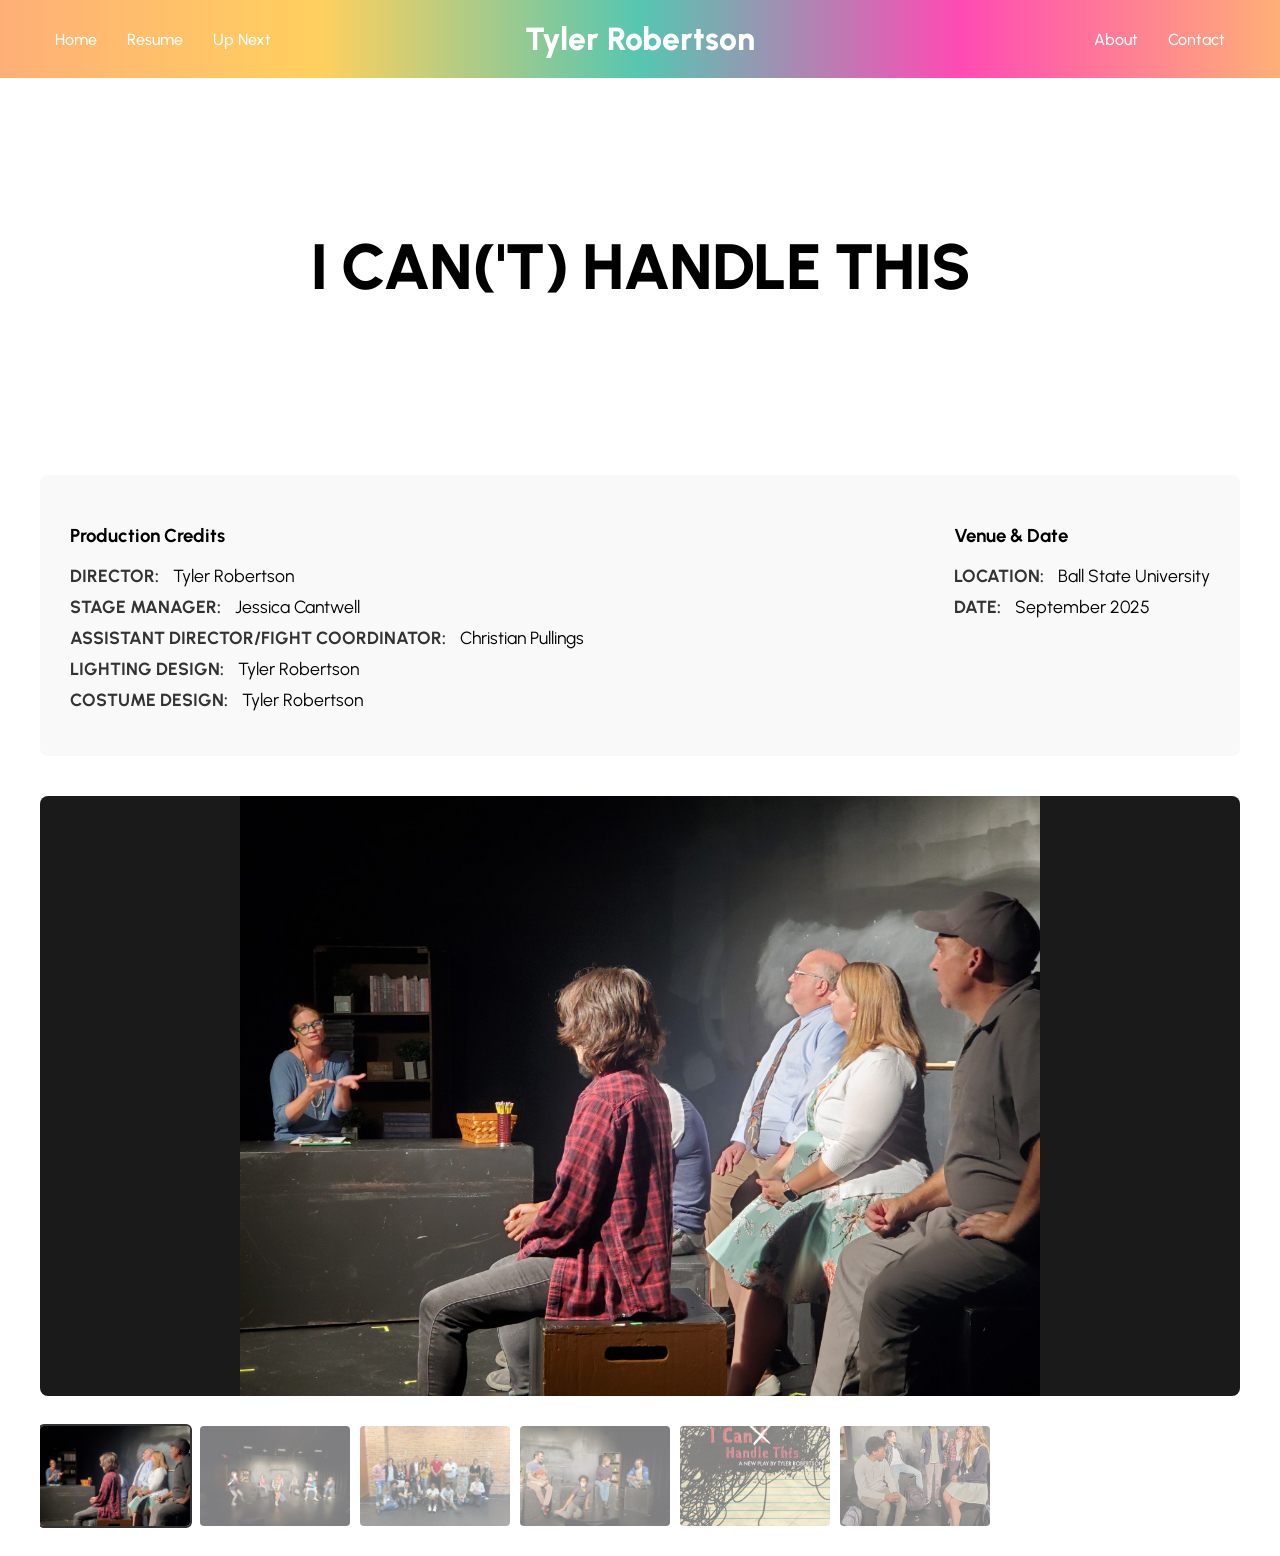
<file: productions/icht.html>
<!DOCTYPE html>
<html lang="en">
<head>
    <meta charset="UTF-8">
    <title>I Can('t) Handle This</title>
    <link rel="preconnect" href="https://fonts.googleapis.com">
    <link rel="preconnect" href="https://fonts.gstatic.com" crossorigin>
    <link href="https://fonts.googleapis.com/css2?family=Urbanist:ital,wght@0,100..900;1,100..900&display=swap" rel="stylesheet">
    <link rel="icon" href="../images/websiteImages/PortfolioWebsiteIcon.png" type="image/png">
    <link rel="stylesheet" href="../css/style.css">
    <style>
        .production-container {
            max-width: 1200px;
            margin: 0 auto;
            padding: 20px;
            font-family: 'Urbanist', sans-serif;
        }

        /* Credits Styling */
        .credits-section {
            display: flex;
            justify-content: space-between;
            background: #f9f9f9;
            padding: 30px;
            border-radius: 8px;
            margin-bottom: 40px;
        }

        .credits-list {
            list-style: none;
            padding: 0;
        }

        .credits-list li {
            margin-bottom: 10px;
            font-size: 1.1rem;
        }

        .credits-list strong {
            font-weight: 700;
            text-transform: uppercase;
            color: #333;
            margin-right: 10px;
        }

        /* NEW Gallery Styles */
        .main-stage {
            width: 100%;
            height: 600px;
            background: #1a1a1a;
            display: flex;
            justify-content: center;
            align-items: center;
            border-radius: 8px;
            overflow: hidden;
            margin-bottom: 20px;
        }

        #current-photo {
            max-width: 100%;
            max-height: 100%;
            object-fit: contain;
            transition: opacity 0.3s ease;
        }

        .filmstrip {
            display: flex;
            gap: 10px;
            overflow-x: auto;
            padding: 10px 0;
            scrollbar-width: thin;
        }

        .filmstrip img {
            width: 150px;
            height: 100px;
            object-fit: cover;
            cursor: pointer;
            border-radius: 4px;
            opacity: 0.5;
            transition: 0.3s;
        }

        .filmstrip img:hover, .filmstrip img.active {
            opacity: 1;
            box-shadow: 0 0 0 2px #333;
        }

        @media (max-width: 768px) {
            .credits-section { flex-direction: column; }
            .main-stage { height: 350px; }
        }
    </style>
</head>

<body>

<header>
    <nav class="left-header">
        <a href="../index.html">Home</a>
        <a href="../resume.html">Resume</a>
        <a href="../upnext.html">Up Next</a>
    </nav>
    <h1 class="title">Tyler Robertson</h1>
    <nav class="right-header">
        <a href="../about.html">About</a>
        <a href="../contact.html">Contact</a>
    </nav>
</header>

<section class="heading">
    <h2>I Can('t) Handle This</h2>
</section>

<main class="production-container">
    
    <section class="credits-section">
        <div>
            <h3>Production Credits</h3>
            <ul class="credits-list">
                <li><strong>Director:</strong> Tyler Robertson</li>
                <li><strong>Stage Manager:</strong> Jessica Cantwell</li>
                <li><strong>Assistant Director/Fight Coordinator:</strong> Christian Pullings</li>
                <li><strong>Lighting Design:</strong> Tyler Robertson</li>
                <li><strong>Costume Design:</strong> Tyler Robertson</li>
            </ul>
        </div>
        <div>
            <h3>Venue & Date</h3>
            <ul class="credits-list">
                <li><strong>Location:</strong> Ball State University</li>
                <li><strong>Date:</strong> September 2025</li>
            </ul>
        </div>
    </section>

    <section class="gallery-wrapper">
        <div class="main-stage">
            <img id="current-photo" src="../images/Portfolio Stuff/I Can(_t) Handle This/TitlePictureICHTActual.JPG" alt="Featured Photo">
        </div>

        <div class="filmstrip">
            <img src="../images/Portfolio Stuff/I Can(_t) Handle This/TitlePictureICHTActual.JPG" class="active" onclick="switchPhoto(this)">
            <img src="../images/Portfolio Stuff/I Can(_t) Handle This/48279697-43D6-4B4C-8A54-ECBDB8EA9505.JPG" onclick="switchPhoto(this)">
            <img src="../images/Portfolio Stuff/I Can(_t) Handle This/94522EB1-4A85-407B-9403-13CD85E2A894.JPG" onclick="switchPhoto(this)">
            <img src="../images/Portfolio Stuff/I Can(_t) Handle This/D2D35C5B-1D8A-421F-8965-E9B4521357FA.JPG" onclick="switchPhoto(this)">
            <img src="../images/Portfolio Stuff/I Can(_t) Handle This/IMG_3135.JPG" onclick="switchPhoto(this)">
            <img src="../images/Portfolio Stuff/I Can(_t) Handle This/TitlePictureICHT.JPG" onclick="switchPhoto(this)">
        </div>
    </section>

</main>

<script>
    function switchPhoto(element) {
        const stage = document.getElementById('current-photo');
        
        // Fade out
        stage.style.opacity = 0;
        
        setTimeout(() => {
            stage.src = element.src;
            // Fade back in
            stage.style.opacity = 1;
        }, 250);

        // Update active thumbnail
        const thumbs = document.querySelectorAll('.filmstrip img');
        thumbs.forEach(t => t.classList.remove('active'));
        element.classList.add('active');
    }
</script>

</body>
</html>
</file>
<file: css/style.css>
/* --- GLOBAL STYLES --- */
body, html {
  margin: 0;
  padding: 0;
  width: 100%;
  font-family: "Urbanist", sans-serif;
  background: #fff;
  -webkit-font-smoothing: antialiased;
  overflow-x: hidden; /* Keeps the edge-to-edge look clean */
}

/* --- HEADER --- */
header {
  background-image: linear-gradient(to right, #feaf77, #ffd05e, #56c6b1, #ff4ab4, #feaf77);
  color: white;
  display: flex;
  align-items: center;
  justify-content: space-between;
  padding: 0 40px;
}

h1.title {
  margin: 0;
  padding: 20px;
  flex: 1;
  text-align: center;
  font-weight: 800;
}

.left-header, .right-header {
  flex: 1;
  display: flex;
}

.right-header {
  justify-content: flex-end;
}

nav a {
  margin: 0 15px;
  text-decoration: none;
  color: white;
  white-space: nowrap;
  font-weight: 500;
}

.heading {
  text-align: center;
  padding: 150px 20px;
}

.heading h2 {
  font-size: 4rem;
  margin: 0;
  font-weight: 800;
  letter-spacing: -1px;
  text-transform: uppercase;
}

/* --- THE FULL-WIDTH GRID --- */
.grid {
  display: grid;
  grid-template-columns: repeat(2, 1fr); /* Base: 2 columns */
  width: 100%;
  gap: 0; /* Images touch each other */
  padding: 0;
}

/* --- THE SHOW ITEMS (HOVER ANCHOR) --- */
.show {
  position: relative; /* This anchors the title and overlay to THIS box */
  text-decoration: none;
  overflow: hidden;
  display: block;
  width: 100%;
  aspect-ratio: 16 / 9; /* Keeps side-by-side images consistent */
}

/* The 2-1-2 Logic */
.show:nth-child(3n) {
  grid-column: span 2; /* Every 3rd image takes up the full width */
  aspect-ratio: 21 / 9; /* Makes the wide image slightly shorter/cinematic */
}

.show img {
  width: 100%;
  height: 100%;
  object-fit: cover; /* Prevents stretching */
  display: block;
  transition: transform 0.6s ease;
}

/* --- HOVER ELEMENTS --- */

/* The Dimming Overlay */
.show::after {
  content: "";
  position: absolute;
  inset: 0; /* Covers the whole box */
  background: rgba(0, 0, 0, 0.7); /* High contrast for text */
  opacity: 0;
  transition: opacity 0.4s ease;
  z-index: 1;
}

/* The Title Text */
.show h3 {
  position: absolute;
  top: 50%;
  left: 50%;
  transform: translate(-50%, -50%); /* Dead center */
  margin: 0;
  width: 90%;
  text-align: center;
  color: white;
  font-weight: 700;
  letter-spacing: 1px;
  opacity: 0;
  transition: opacity 0.4s ease;
  z-index: 2; /* Sits on top of overlay */
  pointer-events: none;
}

/* --- HOVER ACTIONS --- */
.show:hover img {
  transform: scale(1.05);
}

.show:hover::after, 
.show:hover h3 {
  opacity: 1;
}
</file>
